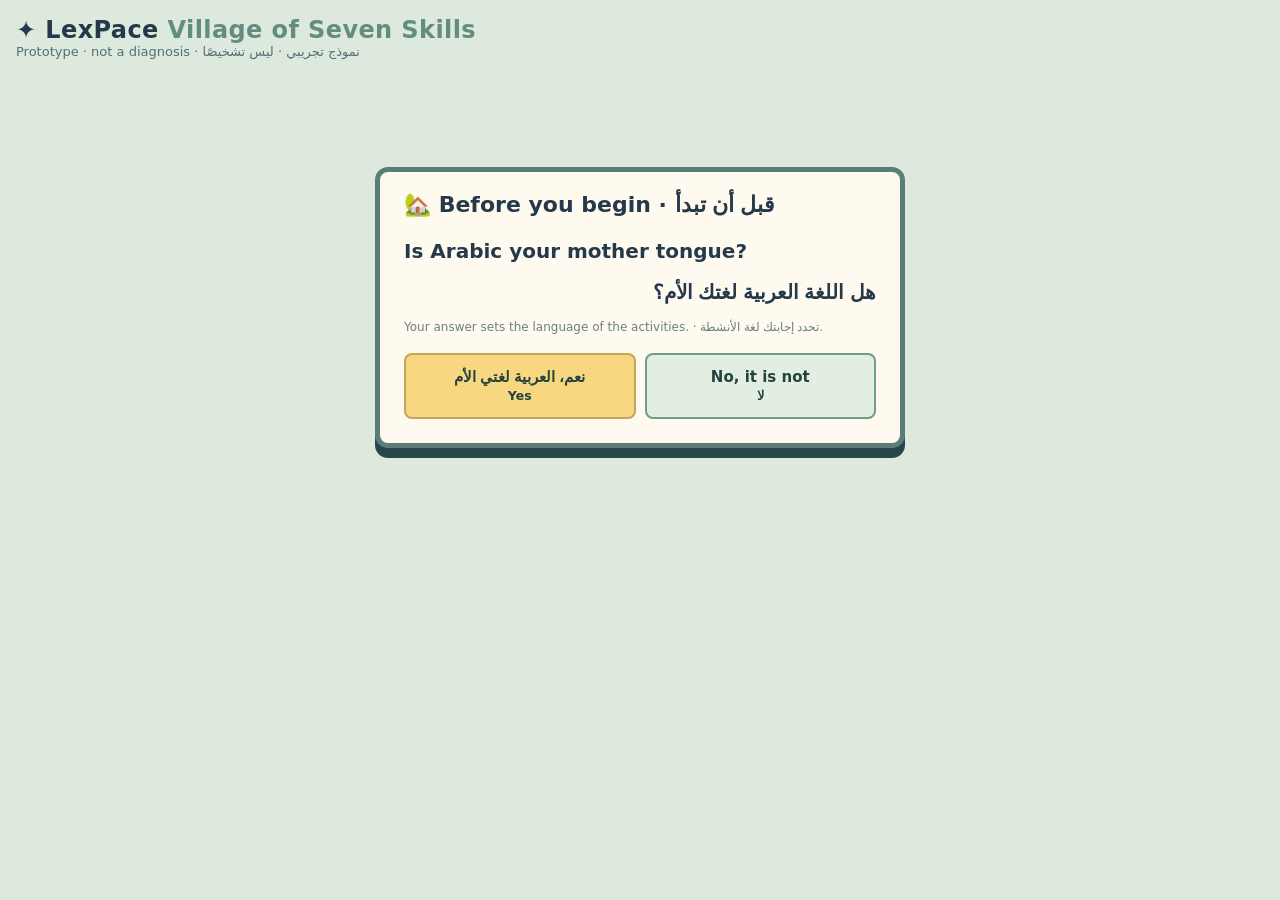
<file: village/index.html>
<!DOCTYPE html>
<html lang="en">
<head>
<meta charset="UTF-8"><meta name="viewport" content="width=device-width,initial-scale=1">
<title>LexPace | Village of Seven Skills</title>
<link rel="stylesheet" href="village/village.css">
<style>
#app .btn{padding:13px 16px;font-size:15px;cursor:pointer;font-family:inherit}
.q{font-size:20px;font-weight:800;margin:6px 0 2px}.q[lang=ar],.ar{font-family:Tahoma,Arial,"Noto Sans Arabic",sans-serif}
</style>
</head>
<body class="village"><div class="v-shell">
<header class="v-top"><div><div class="v-brand">✦ LexPace <span>Village of Seven Skills</span></div><div class="v-sub">Prototype · not a diagnosis · نموذج تجريبي · ليس تشخيصًا</div></div></header>
<!-- The first question decides the assessment language: Arabic mother tongue -> Arabic village, otherwise English. -->
<div class="panel-card lang-card" role="dialog" aria-labelledby="lang-q">
  <div class="panel-head">🏡 Before you begin · <span class="ar" lang="ar">قبل أن تبدأ</span></div>
  <section id="app" class="mission-card">
    <p class="q" id="lang-q">Is Arabic your mother tongue?</p>
    <p class="q" lang="ar" dir="rtl">هل اللغة العربية لغتك الأم؟</p>
    <p class="muted-s">Your answer sets the language of the activities. · <span class="ar" lang="ar">تحدد إجابتك لغة الأنشطة.</span></p>
    <div class="answers">
      <button class="btn" onclick="location.href='village-ar.html'"><span class="ar" lang="ar">نعم، العربية لغتي الأم</span><br><small>Yes</small></button>
      <button class="btn secondary" onclick="location.href='village-en.html'">No, it is not<br><small class="ar" lang="ar">لا</small></button>
    </div>
  </section>
</div>
</div><script src="streamlit-bridge.js"></script></body></html>
</file>
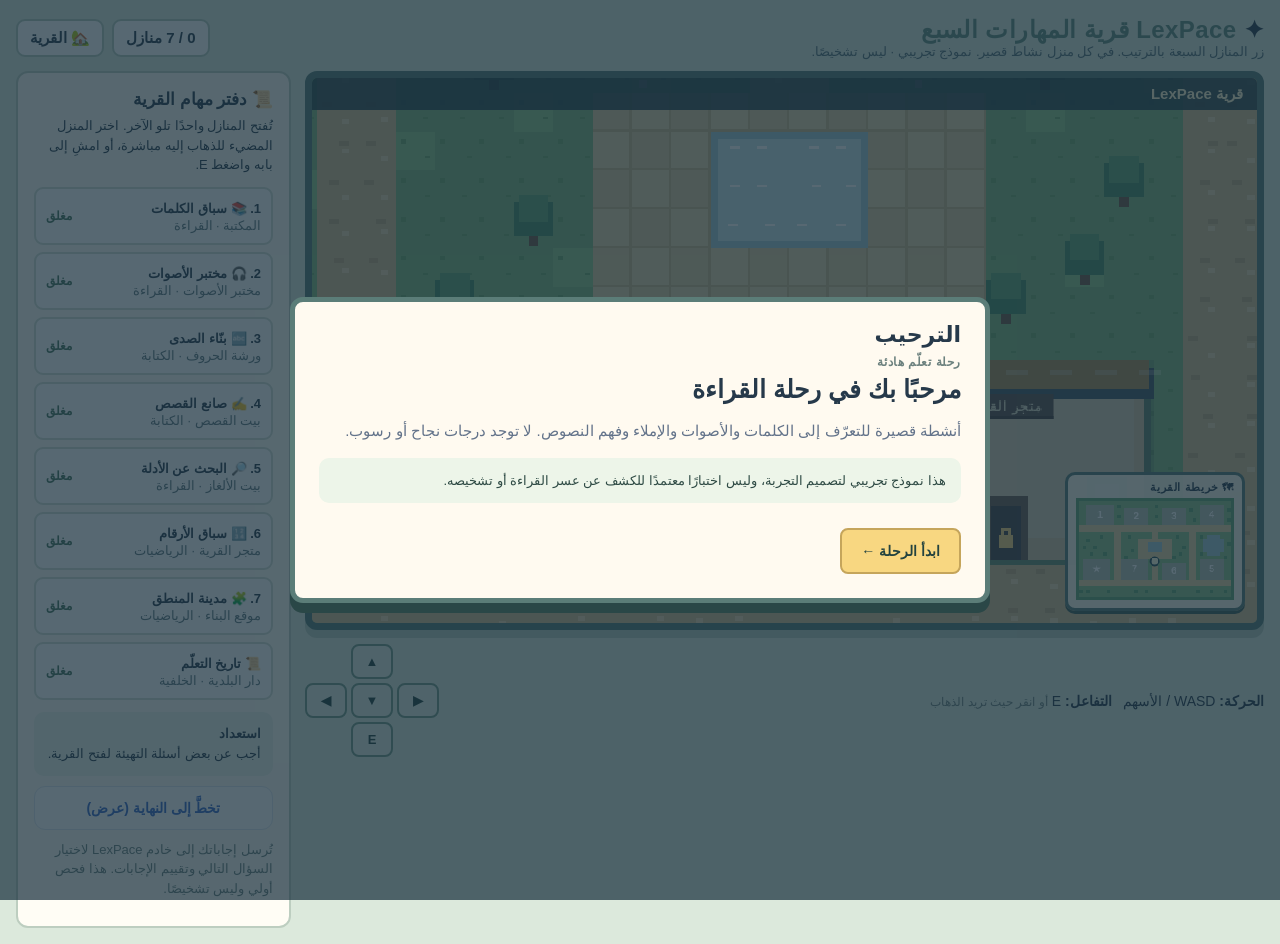
<file: village/village-ar.html>
<!DOCTYPE html>
<html lang="ar" dir="rtl">
<head>
<meta charset="UTF-8"><meta name="viewport" content="width=device-width,initial-scale=1">
<title>LexPace | قرية المهارات السبع</title>
<!-- Classic journey styles (copied from ar.html): the station panel builds on them -->
<style>
:root{--bg:#f6f8fc;--ink:#17263d;--muted:#63738a;--line:#e0e7f0;--blue:#3769c9;--pale:#eaf1ff;--white:#fff;--green:#157a62}*{box-sizing:border-box}body{margin:0;background:var(--bg);color:var(--ink);font-family:Inter,ui-sans-serif,system-ui,-apple-system,Segoe UI,sans-serif;line-height:1.5}.shell{max-width:1050px;margin:0 auto;padding:28px 22px}.top{display:flex;align-items:center;justify-content:space-between;gap:15px;margin-bottom:34px}.brand{font-size:22px;font-weight:800;letter-spacing:-.7px}.brand span{color:var(--blue)}.tag{font-size:12px;color:var(--muted);background:#fff;border:1px solid var(--line);border-radius:99px;padding:7px 12px}.layout{display:grid;grid-template-columns:230px 1fr;gap:22px}.side,.panel{background:#fff;border:1px solid var(--line);border-radius:20px}.side{padding:18px;height:max-content}.side h3{font-size:12px;text-transform:uppercase;letter-spacing:1px;color:var(--muted);margin:4px 8px 16px}.step{padding:11px 12px;border-radius:11px;font-size:14px;color:var(--muted);display:flex;align-items:center;gap:10px;margin:4px 0}.step.active{background:var(--pale);color:#234e9b;font-weight:700}.step.done{color:var(--green)}.step b{width:23px;height:23px;border-radius:50%;border:1px solid currentColor;display:grid;place-items:center;font-size:11px;flex:none}.panel{min-height:530px;padding:36px 42px}.eyebrow{color:var(--blue);font-size:12px;letter-spacing:1.1px;text-transform:uppercase;font-weight:800}.panel h1{font-size:31px;letter-spacing:-1.2px;line-height:1.2;margin:12px 0}.muted{color:var(--muted)}.lead{max-width:560px;font-size:16px}.btn{border:0;border-radius:11px;padding:13px 19px;font-weight:700;font-size:14px;cursor:pointer;background:var(--blue);color:#fff}.btn:disabled{opacity:.4;cursor:not-allowed}.btn.secondary{background:#eef2f9;color:#264a84}.btn.ghost{background:#fff;color:var(--blue);border:1px solid var(--line)}.actions{display:flex;gap:10px;align-items:center;flex-wrap:wrap;margin-top:25px}.field{margin:18px 0}.field label{font-weight:650;display:block;margin-bottom:8px;font-size:14px}.field select,.field input,.field textarea{width:100%;border:1px solid #cfd9e8;border-radius:10px;padding:12px 14px;font:inherit;color:var(--ink);background:#fff}.choices{display:grid;gap:11px;margin:22px 0}.choice{width:100%;text-align:left;padding:15px 18px;border:1px solid var(--line);background:#fff;border-radius:12px;color:var(--ink);font-size:15px;cursor:pointer;transition:.15s}.choice:hover{border-color:#9cb8ed;background:#f8faff}.choice.selected{border:2px solid var(--blue);background:#edf3ff;padding:14px 17px}.stimulus{background:#f4f7fc;border:1px solid #e3eaf4;border-radius:17px;padding:35px 18px;text-align:center;font-size:37px;font-weight:650;letter-spacing:1px;margin:26px 0}.small{font-size:12px}.progress{height:7px;background:#e8edf6;border-radius:99px;overflow:hidden;margin:15px 0 27px}.bar{height:100%;background:var(--blue);transition:width .25s}.info{background:#f1f6ff;border:1px solid #dbe8fc;padding:15px;border-radius:12px;font-size:13px;color:#345079}.pill{display:inline-block;border-radius:99px;background:#edf2fb;color:#4d6382;font-size:12px;padding:6px 11px;margin:5px 4px 0 0}.metrics{display:grid;grid-template-columns:repeat(3,1fr);gap:12px;margin:22px 0}.metric{border:1px solid var(--line);padding:16px;border-radius:12px}.metric strong{display:block;font-size:25px}.metric span{font-size:12px;color:var(--muted)}.passage{max-height:275px;overflow:auto;background:#f8fafd;border:1px solid var(--line);border-radius:13px;padding:20px;font-size:17px;line-height:1.9}.audio{background:#f2f6fd;border-radius:14px;padding:25px;text-align:center;margin:24px 0}.audio button{margin-top:8px}.toggle{display:flex;align-items:center;gap:10px;margin:15px 0;font-size:14px}.toggle input{width:18px;height:18px}.foot{color:#7a8799;font-size:12px;margin-top:25px}.hidden{display:none}@media(max-width:720px){.layout{grid-template-columns:1fr}.side{display:none}.panel{padding:24px 20px;min-height:510px}.shell{padding:16px}.panel h1{font-size:26px}.metrics{grid-template-columns:1fr 1fr}.top{margin-bottom:18px}}
body{font-family:Tahoma,Arial,"Noto Sans Arabic",sans-serif;direction:rtl} .brand{letter-spacing:0}.panel h1{letter-spacing:0}.eyebrow{letter-spacing:0}.side h3{letter-spacing:0;text-transform:none}.choice{text-align:right}.step{direction:rtl}.stimulus{letter-spacing:0}.passage{line-height:2.1}.top{direction:rtl} .field input{text-align:right} .ltr{direction:ltr;unicode-bidi:isolate;display:inline-block}
</style>
<link rel="stylesheet" href="village/village.css">
</head>
<body class="village"><div class="v-shell">
<header class="v-top"><div><div class="v-brand">✦ <span class="ltr">LexPace</span> <span>قرية المهارات السبع</span></div><div class="v-sub">زر المنازل السبعة بالترتيب. في كل منزل نشاط قصير. نموذج تجريبي · ليس تشخيصًا.</div></div><div class="v-pills"><span class="v-pill" id="count">0 / 7 منازل</span><span class="v-pill" id="where">🏡 القرية</span></div></header>
<div class="v-layout"><div>
<div class="stage">
<canvas id="world" aria-label="LexPace village"></canvas>
<div class="hud" id="hud-objective"></div>
<div class="hud" id="hud-toast" hidden></div>
<div class="hud" id="hud-prompt" hidden></div>
<div class="mini"><h3>🗺 خريطة القرية</h3><canvas id="minimap" aria-label="Minimap"></canvas></div>
<div id="wr-book" hidden aria-live="polite"><div id="wr-meta"></div><div id="wr-word"></div></div>
<div id="wr-status" hidden></div>
<div id="fade"></div>
</div>
<div class="bottom"><div><strong>الحركة:</strong> WASD / الأسهم &nbsp; <strong>التفاعل:</strong> E <span class="muted-s">أو انقر حيث تريد الذهاب</span></div><div class="dpad"><span></span><button class="vbtn" data-key="ArrowUp" aria-label="Up">▲</button><span></span><button class="vbtn" data-key="ArrowLeft" aria-label="Left">◀</button><button class="vbtn" data-key="ArrowDown" aria-label="Down">▼</button><button class="vbtn" data-key="ArrowRight" aria-label="Right">▶</button><span></span><button class="vbtn" data-key="e" aria-label="Interact">E</button><span></span></div></div>
</div>
<aside class="journal"><h2>📜 دفتر مهام القرية</h2><p>تُفتح المنازل واحدًا تلو الآخر. اختر المنزل المضيء للذهاب إليه مباشرة، أو امشِ إلى بابه واضغط E.</p><div id="missions"></div><div class="guide" id="guide"></div><p class="muted-s">تُرسل إجاباتك إلى خادم LexPace لاختيار السؤال التالي وتقييم الإجابات. هذا فحص أولي وليس تشخيصًا.</p></aside>
</div></div>
<div id="panel" hidden><div class="panel-card" role="dialog" aria-modal="true" aria-labelledby="panel-title"><div class="panel-head" id="panel-title"></div><section id="app"></section></div></div>
<script src="streamlit-bridge.js"></script>
<script src="journey-api.js"></script>
<script src="village/adapters.js"></script>
<script src="village/engine.js"></script>
<script src="village/wordrush.js"></script>
<script>
// Station code below is copied from ar.html. Only the lines marked "LexPace village" differ;
// every request to /api/screening (items, answers, finish) is built exactly as on the classic page.
const stages=['الترحيب','قبل البدء','كلمة أم لا؟','مختبر الأصوات','اسمع واكتب','التعبير الكتابي','اقرأ واستمع','تحدي الأعداد','التفكير الرياضي','تاريخ التعلّم','الملخص'];
let stage=0,trial=0,selected=null,started=0,results=[],context={},historyAnswers={},historyCodes={},passageStart=0,passageDone=false,lookbacks=0,phase=0,audioPlays=0;
// LexPace integration: items and scoring come from the backend (see journey-api.js)
LP.text={loading:'جارٍ تجهيز السؤال التالي…',error:'تعذّر الاتصال بـ LexPace. تحقّق من الاتصال ثم حاول مرة أخرى.',retry:'حاول مرة أخرى'};const LEVELS=['','سهل','متوسط','صعب'];const cur=a=>LP.cache[a+':'+trial];const elapsed=()=>Math.round(performance.now()-started);
const app=document.getElementById('app'),$=id=>document.getElementById(id),esc=s=>String(s).replace(/[&<>"']/g,c=>({'&':'&amp;','<':'&lt;','>':'&gt;','"':'&quot;',"'":'&#39;'}[c]));
const history=[['reading','هل واجهت صعوبة في تعلم القراءة خلال المرحلة الابتدائية؟'],['spelling','هل واجهت صعوبة في تعلم الإملاء أو الكتابة في طفولتك؟'],['math','هل واجهت صعوبة في تعلم الأعداد أو العمليات الحسابية الأساسية؟'],['support','إلى أي مدى احتجت إلى مساعدة دراسية إضافية في المدرسة؟'],['persistent','هل ما زالت القراءة أو الكتابة أو الرياضيات تتطلب منك جهدًا أكبر من المعتاد؟']];
let passage='',passageQuestions=[];
// LexPace village: the side navigation became the panel title and the quest journal
function nav(){panelTitle();journal()}
// LexPace village: Word Rush shows loading/errors in the library; other screens open the station panel
function show(h){if(stage===2){WordRush.status(h);return}openPanel();app.innerHTML=h;nav()}
// LexPace village: a finished station sends the player back to the village
function go(n){stopMathClock();stage=n;trial=0;selected=null;phase=0;if(n===2)closePanel();Village.onStage(n);render()}
function record(game,item,answer,correct,extra={}){results.push({game,item,answer,correct,latency_ms:Math.round(performance.now()-started),...extra})}
function timer(){started=performance.now()}
function heading(k,t,d){return `<div class="eyebrow">${k}</div><h1>${t}</h1><p class="muted lead">${d}</p>`}
function progress(n,total){return `<div class="small muted">السؤال ${n} من ${total}</div><div class="progress"><div class="bar" style="width:${100*(n-1)/total}%"></div></div>`}
function options(a){return `<div class="choices">${a.map((v,i)=>`<button class="choice ${selected===i?'selected':''}" onclick="choose(${i})">${esc(v)}</button>`).join('')}</div>`}
function choose(i){selected=i;document.querySelectorAll('.choice').forEach((b,j)=>b.classList.toggle('selected',i===j));if($('continue'))$('continue').disabled=false}
function speak(t){if(!('speechSynthesis' in window)){alert('تشغيل الصوت غير متاح في هذا المتصفح.');return}speechSynthesis.cancel();const u=new SpeechSynthesisUtterance(t);u.lang='ar-SA';u.rate=.75;const v=speechSynthesis.getVoices().find(v=>v.lang.toLowerCase().startsWith('ar'));if(v)u.voice=v;audioPlays++;speechSynthesis.speak(u)}
// LexPace village: a station only draws (and starts its timer) once the player has started it in its house
function render(){if(!Village.allowsRender(stage))return;if(stage===0){show(heading('رحلة تعلّم هادئة','مرحبًا بك في رحلة القراءة','أنشطة قصيرة للتعرّف إلى الكلمات والأصوات والإملاء وفهم النصوص. لا توجد درجات نجاح أو رسوب.')+`<div class="info">هذا نموذج تجريبي لتصميم التجربة، وليس اختبارًا معتمدًا للكشف عن عسر القراءة أو تشخيصه.</div><div class="actions"><button class="btn" onclick="go(1)">ابدأ الرحلة ←</button></div>`)}
else if(stage===1){show(heading('الخطوة ١ · التهيئة','قبل أن تبدأ','هذه المعلومات تساعدنا على فهم تجربتك اللغوية، ولا تدخل في درجة الاختبار.')+`<div class="field"><label for="first">ما لغتك الأولى؟</label><select id="first"><option value="">اختر...</option><option>العربية</option><option>الإنجليزية</option><option>الأمهرية</option><option>الأوردية</option><option>الهندية</option><option>لغة أخرى</option></select></div><div class="field"><label for="years">كم سنة درست باللغة العربية؟</label><select id="years"><option value="">اختر...</option><option>أقل من ٣ سنوات</option><option>٣–٦ سنوات</option><option>٧–١٠ سنوات</option><option>أكثر من ١٠ سنوات</option></select></div><div class="field"><label for="comfort">ما مدى راحتك في القراءة باللغة العربية؟</label><select id="comfort"><option>مرتاح جدًا</option><option>مرتاح إلى حد ما</option><option>غير مرتاح</option></select></div><label class="toggle"><input type="checkbox" id="hear"> أستطيع سماع الصوت بوضوح</label><div class="actions"><button class="btn" onclick="context={firstLanguage:$('first').value,arabicStudyYears:$('years').value,arabicComfort:$('comfort').value,hearing:$('hear').checked,assessmentLanguage:'ar'};LP.start('ar',context).then(()=>go(2),e=>LP.fail(e))">متابعة ←</button></div>`)}
// LexPace village: Word Rush. Same item request; the word appears in the opened book, then the timer starts
else if(stage===2){if(!WordRush.wantsBook())return;const t=LP.step('lexical',trial,3);if(!t)return;WordRush.openBook(t,LEVELS[t.difficulty],trial+1,LP.total('lexical'));timer()}
else if(stage===3){const t=LP.step('sound',trial,4);if(!t)return;show(heading('المحطة ٢ · الأصوات','مختبر الأصوات','استمع إلى الكلمة، ثم احذف الصوت المكتوب واختر الإجابة المسموعة.')+progress(trial+1,LP.total('sound'))+`<span class="pill">${LEVELS[t.difficulty]}</span><div class="audio"><button class="btn secondary" onclick="speak('${t.word}')">▶ استمع إلى الكلمة</button></div><div class="stimulus" style="font-size:26px">احذف الصوت <strong>/${esc(t.remove||'ب')}/</strong></div><div class="choices">${t.options.map((v,i)=>`<button class="choice ${selected===i?'selected':''}" onclick="choose(${i});speak('${v}')">▶ الإجابة ${i+1}</button>`).join('')}</div><button id="continue" class="btn" disabled onclick="submitSound()">التالي ←</button><p class="foot">الكلمة والإجابات صوتية فقط. قد يختلف نطق الأصوات عبر توليد الكلام آليًا؛ يُنصح بالتسجيلات البشرية.</p>`);timer()}
else if(stage===4){const t=LP.step('spelling',trial,5);if(!t)return;show(heading('المحطة ٣ · الإملاء','اسمع واكتب','استمع إلى الكلمة ثم اكتبها. يمكنك إعادة تشغيل الصوت.')+progress(trial+1,LP.total('spelling'))+`<span class="pill">${LEVELS[t.difficulty]}</span><div class="audio"><button class="btn secondary" onclick="speak('${t.spoken}')">▶ استمع</button></div><div class="field"><label for="spelling">اكتب الكلمة هنا</label><input id="spelling" dir="rtl" autocomplete="off" autocorrect="off" spellcheck="false" placeholder="إجابتك" onkeydown="if(event.key==='Enter')submitSpelling()"></div><button class="btn" onclick="submitSpelling()">التالي ←</button>`);timer()}
else if(stage===5){const t=LP.step('writing',0,6);if(!t)return;show(heading('المحطة ٤ · الكتابة','عبّر عن فكرتك','اكتب فقرة قصيرة بأسلوبك. يتيح النشاط ملاحظة القواعد وعلامات الترقيم وترتيب الأفكار ووضوحها.')+`<div class="field"><label for="writing">${esc(t.prompt)}</label><textarea id="writing" rows="6" maxlength="1500" placeholder="اكتب إجابتك هنا..." spellcheck="false" dir="rtl" style="width:100%;padding:14px;border:1px solid #d8e1ef;border-radius:12px;font:inherit;resize:vertical"></textarea></div><button class="btn" onclick="submitWriting()">متابعة ←</button><p class="foot">تُحفظ كتابتك وتُقيَّم من حيث القواعد وعلامات الترقيم وتنظيم الأفكار ووضوحها.</p>`);timer()}
else if(stage===6){renderPassage()}
else if(stage===7){renderMathNumber()}
else if(stage===8){renderMathReasoning()}
else if(stage===9){const q=history[trial];if(!q){go(10);return}show(heading('الخطوة الأخيرة · التاريخ الدراسي','تجربتك مع التعلّم','أسئلة اختيارية عن خبراتك السابقة. يمكنك اختيار «لا أتذكر».')+progress(trial+1,history.length)+`<h2 style="font-size:19px;margin-top:25px">${esc(q[1])}</h2>`+options(['لا توجد صعوبة','صعوبة بسيطة','صعوبة متوسطة','صعوبة كبيرة','لا أتذكر / أفضل عدم الإجابة'])+`<button id="continue" class="btn" disabled onclick="submitHistory()">التالي ←</button>`)}
else if(stage===10){if(!LP.finish(historyCodes,{passage_reading_ms:context.passageReadingMs??null}))return;const names=['كلمة أم لا؟','مختبر الأصوات','اسمع واكتب','التعبير الكتابي','اقرأ واستمع','تحدي الأعداد','التفكير الرياضي'];const byGame=names.map(g=>{const a=results.filter(r=>r.game===g&&r.correct!==null);return {g,ok:a.filter(x=>x.correct).length,n:a.length}});show(heading('اكتملت الرحلة','ملخص أنشطتك','هذه النتائج توضح الأنشطة التي أكملتها، ولا تحدد وجود صعوبة تعلّم.')+`<div class="metrics"><div class="metric"><strong>${results.length}</strong><span>استجابة مسجلة</span></div><div class="metric"><strong>${Object.keys(historyAnswers).length}</strong><span>إجابة تاريخ دراسي</span></div><div class="metric"><strong>٧</strong><span>محطات</span></div></div><div class="choices">${byGame.map(x=>`<div class="choice" style="cursor:default"><strong>${x.g}</strong><span style="float:left;color:#63738a">${x.n?x.ok+' / '+x.n:'مكتمل'}</span></div>`).join('')}</div>${resultBox()}<div class="actions"><button class="btn" onclick="download()">تصدير بيانات الجلسة JSON ↓</button><button class="btn ghost" onclick="reset()">البدء من جديد</button></div>`)} }
// LexPace integration: answers are evaluated on the server; the next item adapts to them
async function submitWord(){const t=cur('lexical'),ms=elapsed(),r=await LP.answer(t,{response:selected,latency_ms:ms});if(!r)return;record('كلمة أم لا؟',t.stimulus,selected===0?'حقيقية':'مبتكرة',r.correct,{level:LEVELS[t.difficulty],latency_ms:ms});trial++;selected=null;render()}
async function submitSound(){const t=cur('sound'),ms=elapsed(),r=await LP.answer(t,{response:selected,latency_ms:ms,audio_plays:audioPlays});if(!r)return;record('مختبر الأصوات',t.word,t.options[selected],r.correct,{level:LEVELS[t.difficulty],audioPlays,latency_ms:ms});audioPlays=0;trial++;selected=null;render()}
async function submitSpelling(){const t=cur('spelling'),v=$('spelling').value.trim();if(!v)return;const ms=elapsed(),r=await LP.answer(t,{response:v,latency_ms:ms,audio_plays:audioPlays});if(!r)return;record('اسمع واكتب',t.spoken,v,r.correct,{level:LEVELS[t.difficulty],audioPlays,latency_ms:ms});audioPlays=0;trial++;render()}
async function submitWriting(){const v=$('writing').value.trim();if(!v){alert('يرجى كتابة إجابة قصيرة.');return}const t=cur('writing')||LP.cache['writing:0'],ms=elapsed(),r=await LP.answer(t,{response:v,latency_ms:ms});if(!r)return;record('التعبير الكتابي','فقرة عن مساحة الدراسة',v,null,{characters:v.length,words:v.split(/\s+/).length,latency_ms:ms});go(6)}
function resultBox(){const c=(LP.final||{}).classification||{};if(c.status!=='ok')return `<div class="info">${c.status==='model_not_connected'?'حُفظت إجاباتك. ستظهر نتائج الفحص هنا بعد ربط نموذج الفحص المُدرَّب.':'حُفظت إجاباتك، لكن تعذّر حساب النتائج الآن.'}</div>`;const names={reading:'دعم القراءة',writing:'دعم الكتابة',math:'دعم الحساب'};return `<div class="info">${Object.keys(names).map(k=>`<div><strong>${names[k]}:</strong> ${c.outputs&&c.outputs[k]&&c.outputs[k].positive?'مقترح':'غير مطلوب'}</div>`).join('')}<div class="small" style="margin-top:8px">هذا فحص أولي وليس تشخيصًا.</div></div>`}
function renderPassage(){const P=LP.step('comprehension',0,7);if(!P)return;passage=P.passage;passageQuestions=P.questions.map(q=>({q:q.question,opts:q.options}));if(!passageDone){show(heading('المحطة ٥ · الفهم','اقرأ واستمع','اقرأ النص بالسرعة المريحة لك، ثم أجب عن الأسئلة.')+`<div class="passage">${esc(passage)}</div><div class="actions"><button class="btn" onclick="passageDone=true;context.passageReadingMs=Math.round(performance.now()-passageStart);trial=0;render()">انتهيت من القراءة ←</button></div>`);if(!passageStart)passageStart=performance.now();return}const t=passageQuestions[trial];if(!t){go(7);return}show(heading('المحطة ٥ · الفهم','أسئلة النص','اختر الإجابة بناءً على ما قرأته.')+progress(trial+1,passageQuestions.length)+`<h2 style="font-size:19px">${esc(t.q)}</h2>`+options(t.opts)+`<div class="actions"><button class="btn secondary" onclick="lookbacks++;alert(passage)">العودة إلى النص</button><button id="continue" class="btn" disabled onclick="submitPassage()">التالي ←</button></div>`);timer()}
async function submitPassage(){const t=passageQuestions[trial],ms=elapsed(),r=await LP.answer(LP.cache['comprehension:0'],{response:selected,question_index:trial,latency_ms:ms,lookbacks});if(!r)return;record('اقرأ واستمع',t.q,t.opts[selected],r.correct,{lookbacks,latency_ms:ms});trial++;selected=null;render()}
function submitHistory(){const q=history[trial];historyCodes[q[0]]=selected<4?selected:null;historyAnswers[q[0]]=['لا توجد صعوبة','صعوبة بسيطة','صعوبة متوسطة','صعوبة كبيرة','لا أتذكر / أفضل عدم الإجابة'][selected];trial++;selected=null;render()}
let mathClock=null,mathDeadline=0,mathLocked=false;
function stopMathClock(){if(mathClock!==null){clearInterval(mathClock);mathClock=null}}
function mathLimit(t,reasoning){return reasoning?40:(t.skill==='number_sense'?8:t.skill==='number_fact'?10:25)}
function beginMathClock(seconds,submit){stopMathClock();mathLocked=false;mathDeadline=performance.now()+seconds*1000;const update=()=>{const remaining=Math.max(0,Math.ceil((mathDeadline-performance.now())/1000));const el=$('math-clock');if(el)el.textContent=remaining;if(remaining===0){stopMathClock();if(!mathLocked)submit(true)}};update();mathClock=setInterval(update,100)}
function mathSelect(i,reasoning){if(mathLocked)return;selected=i;if(reasoning)submitMathReasoning(false);else submitMathNumber(false)}
function renderMathNumber(){const t=LP.step('number',trial,8);if(!t)return;const limit=t.time_limit_s||mathLimit(t,false);show(heading('المحطة ٦ · الرياضيات','تحدي الأعداد','اختر الإجابة قبل انتهاء الوقت. تبدأ الأسئلة من لحظة ظهورها.')+progress(trial+1,LP.total('number'))+`<div class="pill">الوقت المتبقي: <strong id="math-clock">${limit}</strong> ثانية</div><h2>${esc(t.question)}</h2><div class="choices">${t.options.map((v,i)=>`<button class="choice" onclick="mathSelect(${i},false)">${esc(v)}</button>`).join('')}</div><p class="foot">تُحفظ الإجابة فور اختيارها، ويُسجّل انتهاء الوقت بشكل منفصل.</p>`);timer();beginMathClock(limit,submitMathNumber)}
async function submitMathNumber(timeout=false){if(mathLocked)return;mathLocked=true;stopMathClock();const t=cur('number'),ms=elapsed(),r=await LP.answer(t,{response:timeout?null:selected,latency_ms:ms,timeout});if(!r)return;record('تحدي الأعداد',t.question,timeout?null:t.options[selected],r.correct,{skill:t.skill,timeout:r.timeout,time_limit_s:t.time_limit_s,latency_ms:ms});trial++;selected=null;render()}
function renderMathReasoning(){const t=LP.step('reasoning',trial,9);if(!t)return;const limit=t.time_limit_s||mathLimit(t,true);show(heading('المحطة ٧ · الرياضيات','التفكير الرياضي','اختر الإجابة قبل انتهاء الوقت.')+progress(trial+1,LP.total('reasoning'))+`<div class="pill">الوقت المتبقي: <strong id="math-clock">${limit}</strong> ثانية</div><h2>${esc(t.question)}</h2><div class="choices">${t.options.map((v,i)=>`<button class="choice" onclick="mathSelect(${i},true)">${esc(v)}</button>`).join('')}</div><p class="foot">تُحفظ الإجابة فور اختيارها، ويُسجّل انتهاء الوقت بشكل منفصل.</p>`);timer();beginMathClock(limit,submitMathReasoning)}
async function submitMathReasoning(timeout=false){if(mathLocked)return;mathLocked=true;stopMathClock();const t=cur('reasoning'),ms=elapsed(),r=await LP.answer(t,{response:timeout?null:selected,latency_ms:ms,timeout});if(!r)return;record('التفكير الرياضي',t.question,timeout?null:t.options[selected],r.correct,{timeout:r.timeout,time_limit_s:t.time_limit_s,latency_ms:ms});trial++;selected=null;render()}
// LexPace village: the export also carries the separate gameplay log
function download(){const payload={prototype:true,assessmentLanguage:'ar',created_at:new Date().toISOString(),context,historyAnswers,results,screening:LP.final,gameplay:Village.gameplay};const blob=new Blob([JSON.stringify(payload,null,2)],{type:'application/json'});const a=document.createElement('a');a.href=URL.createObjectURL(blob);a.download='lexpace_arabic_demo_session.json';a.click();setTimeout(()=>URL.revokeObjectURL(a.href),1000)}
// LexPace village: restarting also resets the village, so reload the page
function reset(){location.reload()}

// ---------------------------------------------------------------- LexPace village: wiring
const panel=$('panel'),VT={houses:' / 7 منازل',village:'🏡 القرية',done:'✓ تم',here:'أنت هنا',enter:'ادخل ←',locked:'مغلق',ready:'<strong>استعداد</strong><br>أجب عن بعض أسئلة التهيئة لفتح القرية.',inside:n=>'<strong>أنت في '+n+'</strong><br>أكمل النشاط هنا ثم اخرج.',nextStop:n=>'<strong>المحطة التالية: '+n+'</strong><br>انقر عليها أعلاه للذهاب مباشرة، أو اتبع السهم على الخريطة.',all:'<strong>🎉 اكتملت القرية!</strong><br>أنهيت جميع المحطات.',mission:'المهمة:',start:'ابدأ المهمة',back:'العودة إلى القرية',houseOf:i=>i<7?'المنزل '+i+' من 7 · جاهز للعب':'المحطة الأخيرة · جاهز',challenges:n=>'عدد التحديات: '+n+'.',writingNote:'مهمة كتابة واحدة، بلا وقت محدد.',passageNote:'نص قصير للقراءة، ثم أسئلة عنه.',historyNote:n=>'عدد الأسئلة الاختيارية: '+n+'.',timed:'مؤقّت: يبدأ الوقت عند ظهور كل سؤال.',restored:n=>'✨ أنجزت مهمة '+n+'!',finished:(g,n)=>'أنهيت '+g+'. محطتك التالية: <strong>'+n+'</strong>.',visit:n=>'زيارة '+n,hist:history},GOALS={"3": "فقدت آلة مختبر الأصوات بعض أصواتها. ساعد المهندس على اختبارها كلمةً بعد كلمة.", "4": "تصنع ورشة الحروف لافتات القرية. استمع إلى كل كلمة واكتبها لصانعي اللافتات.", "5": "يحتاج الراوي إلى مساعدتك في كتابة نص لسجل القرية. اكتبه على المكتب بأسلوبك.", "6": "تُركت رسالة في بيت الألغاز. اقرأها بعناية، ثم أجب عن أسئلة المحقق.", "7": "صاحب المتجر مشغول بطلبات سريعة. أجب عن كل طلب قبل انتهاء الوقت.", "8": "يحتاج البنّاؤون إلى بعض الحسابات لإكمال الموقع. لكل مسألة وقت محدد.", "9": "يودّ موظف البلدية أن يعرف عن تجربتك مع التعلّم. هذه الأسئلة اختيارية."};
const ACT={3:'sound',4:'spelling',5:'writing',6:'comprehension',7:'number',8:'reasoning'};
function openPanel(){panel.hidden=false}
function closePanel(){panel.hidden=true;app.innerHTML=''}
function panelTitle(){const s=Village.scene,h=s&&s.house;$('panel-title').textContent=h?h.icon+' '+h.name:(stages[stage]||'')}
function journal(){const done=Village.HOUSES.filter(h=>h.stage<9&&Village.houseState(h)==='done').length;$('count').textContent=done+VT.houses;const s=Village.scene,inside=s&&s.house;$('where').textContent=inside?inside.icon+' '+inside.name:VT.village;$('missions').innerHTML=Village.HOUSES.map((h,i)=>{const st=Village.houseState(h);return `<button class="mission ${st}" ${st==='current'&&stage>=2&&!inside?'':'disabled'} onclick="Village.travelTo('${h.id}')"><span><strong>${i<7?(i+1)+'. ':''}${h.icon} ${esc(h.game)}</strong><small>${esc(h.name)} · ${h.domain}</small></span><span class="t">${st==='done'?VT.done:st==='current'?(inside?VT.here:VT.enter):VT.locked}</span></button>`}).join('');const next=Village.HOUSES.find(h=>Village.houseState(h)==='current');$('guide').innerHTML=stage<2?VT.ready:next?(inside?VT.inside(esc(inside.name)):VT.nextStop(esc(next.name))):VT.all}
// On entering a house: its mission card (village reference format). The station starts only on "Start mission".
function missionCard(h){const i=Village.HOUSES.indexOf(h)+1,a=ACT[h.stage];const what=h.stage===5?VT.writingNote:h.stage===6?VT.passageNote:h.stage===9?VT.historyNote(VT.hist.length):VT.challenges(LP.total(a));
  openPanel();$('panel-title').textContent=h.icon+' '+h.name;
  app.innerHTML=`<div class="mission-card"><p>${esc(GOALS[h.stage])}</p><p><strong>${VT.mission}</strong> ${esc(h.game)}</p><p>${what}${h.stage===7||h.stage===8?'<br>'+VT.timed:''}</p><div class="answers"><button class="btn" id="mission-start">${VT.start}</button><button class="btn secondary" id="mission-back">${VT.back}</button></div><div class="status">${VT.houseOf(i)}</div></div>`;
  $('mission-start').onclick=()=>{Village.startMission(h.stage);render()};
  $('mission-back').onclick=()=>{closePanel();Village.toVillage()};$('mission-start').focus()}
// On finishing a house: the "restored" card with a shortcut to the next house.
function completedCard(h,next){if(!next)return;openPanel();$('panel-title').textContent=VT.restored(h.name);
  app.innerHTML=`<div class="mission-card"><p>${VT.finished(esc(h.game),esc(next.name))}</p><div class="answers"><button class="btn" id="visit-next">${esc(VT.visit(next.name))}</button><button class="btn secondary" id="mission-back">${VT.back}</button></div></div>`;
  $('visit-next').onclick=()=>{closePanel();Village.travelTo(next.id)};$('mission-back').onclick=closePanel;$('visit-next').focus()}
Village.init({getStage:()=>stage,panelOpen:()=>!panel.hidden,openPanel:missionCard,closePanel,completed:completedCard,onChange:journal});
WordRush.attach({progress:()=>({trial,total:LP.total('lexical')}),render:()=>render(),finished:()=>go(3),
  // a shelf becomes the classic answer index, then the classic submitWord() records it unchanged
  submit:async shelf=>{selected=GameAdapters.WordRush.toResponse(shelf);const before=trial;await submitWord();return trial>before}});
document.querySelectorAll('.dpad [data-key]').forEach(b=>{const k=b.dataset.key;b.addEventListener('pointerdown',e=>{e.preventDefault();Village.press(k)});['pointerup','pointerleave','pointercancel'].forEach(ev=>b.addEventListener(ev,()=>Village.keys.delete(k)))});
render();
</script></body></html>
</file>
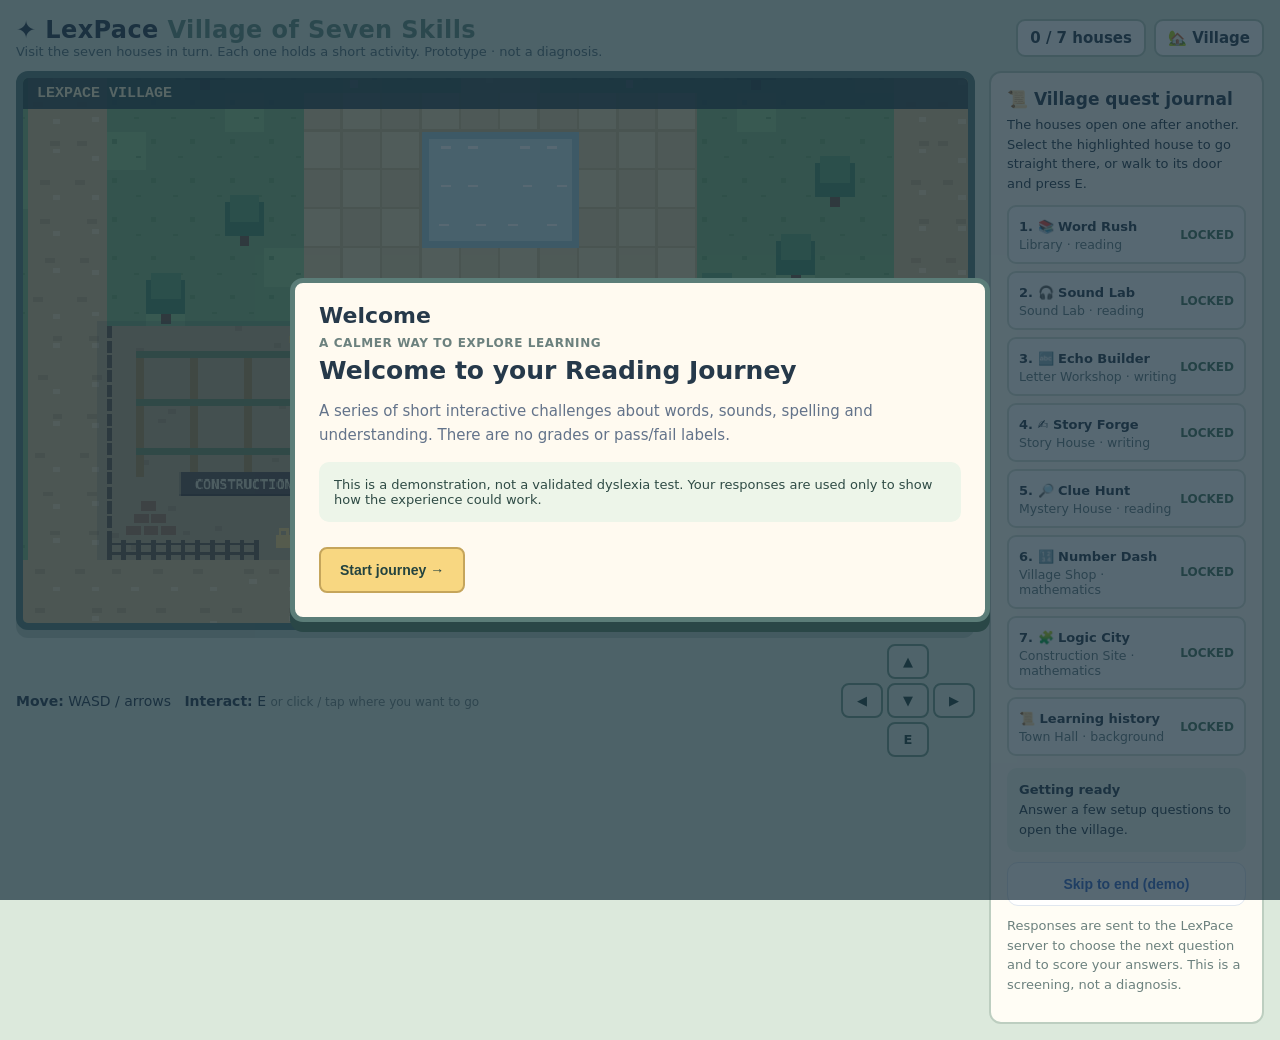
<file: village/village-en.html>
<!DOCTYPE html>
<html lang="en">
<head>
<meta charset="UTF-8"><meta name="viewport" content="width=device-width,initial-scale=1">
<title>LexPace | Village of Seven Skills</title>
<!-- Classic journey styles (copied from en.html): the station panel builds on them -->
<style>
:root{--bg:#f6f8fc;--ink:#17263d;--muted:#63738a;--line:#e0e7f0;--blue:#3769c9;--pale:#eaf1ff;--white:#fff;--green:#157a62}*{box-sizing:border-box}body{margin:0;background:var(--bg);color:var(--ink);font-family:Inter,ui-sans-serif,system-ui,-apple-system,Segoe UI,sans-serif;line-height:1.5}.shell{max-width:1050px;margin:0 auto;padding:28px 22px}.top{display:flex;align-items:center;justify-content:space-between;gap:15px;margin-bottom:34px}.brand{font-size:22px;font-weight:800;letter-spacing:-.7px}.brand span{color:var(--blue)}.tag{font-size:12px;color:var(--muted);background:#fff;border:1px solid var(--line);border-radius:99px;padding:7px 12px}.layout{display:grid;grid-template-columns:230px 1fr;gap:22px}.side,.panel{background:#fff;border:1px solid var(--line);border-radius:20px}.side{padding:18px;height:max-content}.side h3{font-size:12px;text-transform:uppercase;letter-spacing:1px;color:var(--muted);margin:4px 8px 16px}.step{padding:11px 12px;border-radius:11px;font-size:14px;color:var(--muted);display:flex;align-items:center;gap:10px;margin:4px 0}.step.active{background:var(--pale);color:#234e9b;font-weight:700}.step.done{color:var(--green)}.step b{width:23px;height:23px;border-radius:50%;border:1px solid currentColor;display:grid;place-items:center;font-size:11px;flex:none}.panel{min-height:530px;padding:36px 42px}.eyebrow{color:var(--blue);font-size:12px;letter-spacing:1.1px;text-transform:uppercase;font-weight:800}.panel h1{font-size:31px;letter-spacing:-1.2px;line-height:1.2;margin:12px 0}.muted{color:var(--muted)}.lead{max-width:560px;font-size:16px}.btn{border:0;border-radius:11px;padding:13px 19px;font-weight:700;font-size:14px;cursor:pointer;background:var(--blue);color:#fff}.btn:disabled{opacity:.4;cursor:not-allowed}.btn.secondary{background:#eef2f9;color:#264a84}.btn.ghost{background:#fff;color:var(--blue);border:1px solid var(--line)}.actions{display:flex;gap:10px;align-items:center;flex-wrap:wrap;margin-top:25px}.field{margin:18px 0}.field label{font-weight:650;display:block;margin-bottom:8px;font-size:14px}.field select,.field input,.field textarea{width:100%;border:1px solid #cfd9e8;border-radius:10px;padding:12px 14px;font:inherit;color:var(--ink);background:#fff}.choices{display:grid;gap:11px;margin:22px 0}.choice{width:100%;text-align:left;padding:15px 18px;border:1px solid var(--line);background:#fff;border-radius:12px;color:var(--ink);font-size:15px;cursor:pointer;transition:.15s}.choice:hover{border-color:#9cb8ed;background:#f8faff}.choice.selected{border:2px solid var(--blue);background:#edf3ff;padding:14px 17px}.stimulus{background:#f4f7fc;border:1px solid #e3eaf4;border-radius:17px;padding:35px 18px;text-align:center;font-size:37px;font-weight:650;letter-spacing:1px;margin:26px 0}.small{font-size:12px}.progress{height:7px;background:#e8edf6;border-radius:99px;overflow:hidden;margin:15px 0 27px}.bar{height:100%;background:var(--blue);transition:width .25s}.info{background:#f1f6ff;border:1px solid #dbe8fc;padding:15px;border-radius:12px;font-size:13px;color:#345079}.pill{display:inline-block;border-radius:99px;background:#edf2fb;color:#4d6382;font-size:12px;padding:6px 11px;margin:5px 4px 0 0}.metrics{display:grid;grid-template-columns:repeat(3,1fr);gap:12px;margin:22px 0}.metric{border:1px solid var(--line);padding:16px;border-radius:12px}.metric strong{display:block;font-size:25px}.metric span{font-size:12px;color:var(--muted)}.passage{max-height:275px;overflow:auto;background:#f8fafd;border:1px solid var(--line);border-radius:13px;padding:20px;font-size:17px;line-height:1.9}.audio{background:#f2f6fd;border-radius:14px;padding:25px;text-align:center;margin:24px 0}.audio button{margin-top:8px}.toggle{display:flex;align-items:center;gap:10px;margin:15px 0;font-size:14px}.toggle input{width:18px;height:18px}.foot{color:#7a8799;font-size:12px;margin-top:25px}.hidden{display:none}@media(max-width:720px){.layout{grid-template-columns:1fr}.side{display:none}.panel{padding:24px 20px;min-height:510px}.shell{padding:16px}.panel h1{font-size:26px}.metrics{grid-template-columns:1fr 1fr}.top{margin-bottom:18px}}
</style>
<link rel="stylesheet" href="village/village.css">
</head>
<body class="village"><div class="v-shell">
<header class="v-top"><div><div class="v-brand">✦ LexPace <span>Village of Seven Skills</span></div><div class="v-sub">Visit the seven houses in turn. Each one holds a short activity. Prototype · not a diagnosis.</div></div><div class="v-pills"><span class="v-pill" id="count">0 / 7 houses</span><span class="v-pill" id="where">🏡 Village</span></div></header>
<div class="v-layout"><div>
<div class="stage">
<canvas id="world" aria-label="LexPace village"></canvas>
<div class="hud" id="hud-objective"></div>
<div class="hud" id="hud-toast" hidden></div>
<div class="hud" id="hud-prompt" hidden></div>
<div class="mini"><h3>🗺 VILLAGE MAP</h3><canvas id="minimap" aria-label="Minimap"></canvas></div>
<div id="wr-book" hidden aria-live="polite"><div id="wr-meta"></div><div id="wr-word"></div></div>
<div id="wr-status" hidden></div>
<div id="fade"></div>
</div>
<div class="bottom"><div><strong>Move:</strong> WASD / arrows &nbsp; <strong>Interact:</strong> E <span class="muted-s">or click / tap where you want to go</span></div><div class="dpad"><span></span><button class="vbtn" data-key="ArrowUp" aria-label="Up">▲</button><span></span><button class="vbtn" data-key="ArrowLeft" aria-label="Left">◀</button><button class="vbtn" data-key="ArrowDown" aria-label="Down">▼</button><button class="vbtn" data-key="ArrowRight" aria-label="Right">▶</button><span></span><button class="vbtn" data-key="e" aria-label="Interact">E</button><span></span></div></div>
</div>
<aside class="journal"><h2>📜 Village quest journal</h2><p>The houses open one after another. Select the highlighted house to go straight there, or walk to its door and press E.</p><div id="missions"></div><div class="guide" id="guide"></div><p class="muted-s">Responses are sent to the LexPace server to choose the next question and to score your answers. This is a screening, not a diagnosis.</p></aside>
</div></div>
<div id="panel" hidden><div class="panel-card" role="dialog" aria-modal="true" aria-labelledby="panel-title"><div class="panel-head" id="panel-title"></div><section id="app"></section></div></div>
<script src="streamlit-bridge.js"></script>
<script src="journey-api.js"></script>
<script src="village/adapters.js"></script>
<script src="village/engine.js"></script>
<script src="village/wordrush.js"></script>
<script>
// Station code below is copied from en.html. Only the lines marked "LexPace village" differ;
// every request to /api/screening (items, answers, finish) is built exactly as on the classic page.
const stages=['Welcome','Before you start','Real or Not?','Sound Lab','Echo','Express Your Idea','Read & Listen','Number Challenge','Math Reasoning','Learning history','Summary'];let stage=0,trial=0,selected=null,started=0,results=[],context={},historyAnswers={},historyCodes={},passageStart=0,passageDone=false,lookbacks=0,phase=0,audioPlays=0;const app=document.getElementById('app');
// LexPace integration: items and scoring come from the backend (see journey-api.js)
LP.text={loading:'Preparing your next question…',error:'We could not reach LexPace. Check your connection and try again.',retry:'Try again'};const LEVELS=['','Easy','Medium','Hard'];const cur=a=>LP.cache[a+':'+trial];const elapsed=()=>Math.round(performance.now()-started);const $=id=>document.getElementById(id);const esc=s=>String(s).replace(/[&<>"']/g,c=>({'&':'&amp;','<':'&lt;','>':'&gt;','"':'&quot;',"'":'&#39;'}[c]));
const mathHistory=[['reading','When you were in elementary school, how difficult was learning to read?'],['spelling','How difficult was learning to spell when you were younger?'],['math','Did you have difficulty learning basic number concepts or arithmetic?'],['support','How much extra academic help did you need during school?'],['persistent','Do reading, writing, or math tasks still require unusually high effort for you?']];
// LexPace village: the side navigation became the panel title and the quest journal
function nav(){panelTitle();journal()}
// LexPace village: Word Rush shows loading/errors in the library; other screens open the station panel
function show(html){if(stage===2){WordRush.status(html);return}openPanel();app.innerHTML=html;nav()}
// LexPace village: a finished station sends the player back to the village
function go(n){stopMathClock();stage=n;trial=0;selected=null;phase=0;if(n===2)closePanel();Village.onStage(n);render()}
function record(game,item,answer,correct,extra={}){results.push({game,item,answer,correct,latency_ms:Math.round(performance.now()-started),...extra})}
function startTimer(){started=performance.now()}
function heading(label,title,description){return `<div class="eyebrow">${label}</div><h1>${title}</h1><p class="muted lead">${description}</p>`}
function progress(n,total){return `<div class="small muted">Challenge ${n} of ${total}</div><div class="progress"><div class="bar" style="width:${100*(n-1)/total}%"></div></div>`}
function options(arr){return `<div class="choices">${arr.map((v,i)=>`<button class="choice ${selected===i?'selected':''}" onclick="choose(${i})">${esc(v)}</button>`).join('')}</div>`}
function choose(i){selected=i;document.querySelectorAll('.choice').forEach((b,j)=>b.classList.toggle('selected',i===j));let btn=$('continue');if(btn)btn.disabled=false}
function speak(text){if(!('speechSynthesis' in window)){alert('Speech playback is unavailable in this browser.');return}speechSynthesis.cancel();const u=new SpeechSynthesisUtterance(text);u.lang='en-US';u.rate=.78;audioPlays++;speechSynthesis.speak(u)}
// LexPace village: a station only draws (and starts its timer) once the player has started it in its house
function render(){if(!Village.allowsRender(stage))return;if(stage===0){show(heading('A calmer way to explore learning','Welcome to your Reading Journey','A series of short interactive challenges about words, sounds, spelling and understanding. There are no grades or pass/fail labels.')+`<div class="info">This is a demonstration, not a validated dyslexia test. Your responses are used only to show how the experience could work.</div><div class="actions"><button class="btn" onclick="go(1)">Start journey →</button></div>`)}
else if(stage===1){show(heading('Step 01 · Setup','Before you start','A few details help us interpret the activities fairly.')+`<div class="field"><label for="language">First language</label><select id="language"><option value="">Select...</option><option>Arabic</option><option>English</option><option>Amharic</option><option>Hindi</option><option>Urdu</option><option>Other</option></select></div><div class="field"><label for="years">Years studying in English</label><select id="years"><option value="">Select...</option><option>Less than 3</option><option>3–6</option><option>7–10</option><option>More than 10</option></select></div><label class="toggle"><input id="hear" type="checkbox"> I can hear audio clearly</label><div class="actions"><button class="btn" onclick="context={language:$('language').value,englishYears:$('years').value,hearing:$('hear').checked};LP.start('en',context).then(()=>go(2),e=>LP.fail(e))">Continue →</button></div>`)}
// LexPace village: Word Rush. Same item request; the word appears in the opened book, then the timer starts
else if(stage===2){if(!WordRush.wantsBook())return;const t=LP.step('lexical',trial,3);if(!t)return;WordRush.openBook(t,LEVELS[t.difficulty],trial+1,LP.total('lexical'));startTimer()}
else if(stage===3){const t=LP.step('sound',trial,4);if(!t)return;show(heading('Station 02 · Sounds','Sound Lab','Listen to the word, remove the written sound, and choose the spoken answer.')+progress(trial+1,LP.total('sound'))+`<span class="pill">${LEVELS[t.difficulty]}</span><div class="audio"><button class="btn secondary" onclick="speak('${t.word}')">▶ Play original word</button></div><div class="stimulus" style="font-size:26px">Remove the sound <strong>/${esc(t.remove)}/</strong></div><div class="choices">${t.options.map((v,i)=>`<button class="choice ${selected===i?'selected':''}" onclick="choose(${i});speak('${v}')">▶ Answer ${i+1}</button>`).join('')}</div><button id="continue" class="btn" disabled onclick="submitSound()">Next →</button><p class="foot">Original word and answers are audio-only. Browser speech may mispronounce invented words; recorded audio is recommended.</p>`);startTimer()}
else if(stage===4){const t=LP.step('spelling',trial,5);if(!t)return;show(heading('Station 03 · Writing','Echo','Listen to the word and type what you heard. You can replay the audio.')+progress(trial+1,LP.total('spelling'))+`<span class="pill">${LEVELS[t.difficulty]}</span><div class="audio"><button class="btn secondary" onclick="speak('${t.spoken}')">▶ Play word</button></div><div class="field"><label for="spelling">Your spelling</label><input id="spelling" autocomplete="off" autocapitalize="off" spellcheck="false" placeholder="Type the word here" onkeydown="if(event.key==='Enter')submitSpelling()"></div><button class="btn" onclick="submitSpelling()">Next →</button>`);startTimer()}
else if(stage===5){const t=LP.step('writing',0,6);if(!t)return;show(heading('Station 04 · Written expression','Express Your Idea','Write a short response in your own words. This activity looks at grammar, punctuation, clarity, and organization.')+`<div class="field"><label for="writing">${esc(t.prompt)}</label><textarea id="writing" rows="6" maxlength="1500" placeholder="Write your response here..." spellcheck="false" style="width:100%;padding:14px;border:1px solid #d8e1ef;border-radius:12px;font:inherit;resize:vertical"></textarea></div><button class="btn" onclick="submitWriting()">Continue →</button><p class="foot">Your writing is saved and scored on grammar, punctuation, organization and clarity.</p>`);startTimer()}
else if(stage===6){renderPassage()}
else if(stage===7){renderMathNumber()}
else if(stage===8){renderMathReasoning()}
else if(stage===9){const q=mathHistory[trial];if(!q){go(10);return}show(heading('Final step · Learning history','A little about your experience','These questions are optional. Choose “Not sure” if you do not remember.')+progress(trial+1,mathHistory.length)+`<h2 style="font-size:19px;margin-top:25px">${esc(q[1])}</h2>`+options(['No difficulty','A little difficulty','Some difficulty','A lot of difficulty','Not sure / prefer not to say'])+`<button class="btn" id="continue" disabled onclick="submitHistory()">Next →</button>`)}
else if(stage===10){if(!LP.finish(historyCodes,{passage_reading_ms:context.passageReadingMs??null}))return;const byGame=['Real or Not?','Sound Lab','Echo','Express Your Idea','Read & Listen','Number Challenge','Math Reasoning'].map(g=>{const a=results.filter(r=>r.game===g&&r.correct!==null);return {g,ok:a.filter(x=>x.correct).length,n:a.length}});show(heading('Journey complete','Your activity summary','This shows what you completed, not whether you have a learning disability.')+`<div class="metrics"><div class="metric"><strong>${results.length}</strong><span>Recorded activities</span></div><div class="metric"><strong>${Object.keys(historyAnswers).length}</strong><span>History responses</span></div><div class="metric"><strong>7</strong><span>Stations explored</span></div></div><div class="choices">${byGame.map(x=>`<div class="choice" style="cursor:default"><strong>${x.g}</strong><span style="float:right;color:#63738a">${x.n?x.ok+'/'+x.n+' correct':'Completed'}</span></div>`).join('')}</div>${resultBox()}<div class="actions"><button class="btn" onclick="download()">Export session JSON ↓</button><button class="btn ghost" onclick="reset()">Restart</button></div>`)} }
// LexPace integration: answers are evaluated on the server; the next item adapts to them
async function submitWord(){const t=cur('lexical'),ms=elapsed(),r=await LP.answer(t,{response:selected,latency_ms:ms});if(!r)return;record('Real or Not?',t.stimulus,['Real word','Made-up word'][selected],r.correct,{level:LEVELS[t.difficulty],latency_ms:ms});trial++;selected=null;render()}
async function submitSound(){const t=cur('sound'),ms=elapsed(),r=await LP.answer(t,{response:selected,latency_ms:ms,audio_plays:audioPlays});if(!r)return;record('Sound Lab',t.word,t.options[selected],r.correct,{level:LEVELS[t.difficulty],latency_ms:ms,audioPlays});audioPlays=0;trial++;selected=null;render()}
async function submitSpelling(){const t=cur('spelling'),v=$('spelling').value.trim().toLowerCase();if(!v)return;const ms=elapsed(),r=await LP.answer(t,{response:v,latency_ms:ms,audio_plays:audioPlays});if(!r)return;record('Echo',t.spoken,v,r.correct,{level:LEVELS[t.difficulty],latency_ms:ms,audioPlays});audioPlays=0;trial++;render()}
async function submitWriting(){const v=$('writing').value.trim();if(!v){alert('Please write a short response.');return}const t=cur('writing')||LP.cache['writing:0'],ms=elapsed(),r=await LP.answer(t,{response:v,latency_ms:ms});if(!r)return;record('Express Your Idea','Study space paragraph',v,null,{characters:v.length,words:v.split(/\s+/).length,latency_ms:ms});go(6)}
function resultBox(){const c=(LP.final||{}).classification||{};if(c.status!=='ok')return `<div class="info">${c.status==='model_not_connected'?'Your answers were saved. Screening results will appear here once the trained screening model is connected.':'Your answers were saved, but results could not be calculated right now.'}</div>`;const names={reading:'Reading support',writing:'Writing support',math:'Calculation support'};return `<div class="info">${Object.keys(names).map(k=>`<div><strong>${names[k]}:</strong> ${c.outputs&&c.outputs[k]&&c.outputs[k].positive?'suggested':'not indicated'}</div>`).join('')}<div class="small" style="margin-top:8px">This is a screening, not a diagnosis.</div></div>`}
function submitRecall(){const v=$('digitsAnswer').value.replace(/\s/g,'');record('Express Your Idea','reverse 7294',v,v==='4927');go(6)}
let passage='',passageQuestions=[];
function renderPassage(){const P=LP.step('comprehension',0,7);if(!P)return;passage=P.passage;passageQuestions=P.questions.map(q=>({q:q.question,opts:q.options}));if(!passageDone){show(heading('Station 05 · Comprehension','Read & Listen','Read the passage at your natural pace. When you finish, continue to the questions.')+`<div class="passage" id="passage">${esc(passage)}</div><div class="actions"><button class="btn" onclick="passageDone=true;context.passageReadingMs=Math.round(performance.now()-passageStart);trial=0;render()">I finished reading →</button></div>`);if(!passageStart)passageStart=performance.now();return}const t=passageQuestions[trial];if(!t){go(7);return}show(heading('Station 05 · Comprehension','Reading questions','Answer based on the passage you just read.')+progress(trial+1,passageQuestions.length)+`<h2 style="font-size:19px">${esc(t.q)}</h2>`+options(t.opts)+`<div class="actions"><button class="btn secondary" onclick="lookbacks++;alert(passage)">Look back at passage</button><button id="continue" class="btn" disabled onclick="submitPassage()">Next →</button></div>`);startTimer()}
async function submitPassage(){const t=passageQuestions[trial],ms=elapsed(),r=await LP.answer(LP.cache['comprehension:0'],{response:selected,question_index:trial,latency_ms:ms,lookbacks});if(!r)return;record('Read & Listen',t.q,t.opts[selected],r.correct,{lookbacks,latency_ms:ms});trial++;selected=null;render()}
function submitHistory(){const q=mathHistory[trial];historyCodes[q[0]]=selected<4?selected:null;historyAnswers[q[0]]=['No difficulty','A little difficulty','Some difficulty','A lot of difficulty','Not sure / prefer not to say'][selected];trial++;selected=null;render()}
let mathClock=null,mathDeadline=0,mathLocked=false;
function stopMathClock(){if(mathClock!==null){clearInterval(mathClock);mathClock=null}}
function mathLimit(t,reasoning){return reasoning?40:(t.skill==='number_sense'?8:t.skill==='number_fact'?10:25)}
function beginMathClock(seconds,submit){stopMathClock();mathLocked=false;mathDeadline=performance.now()+seconds*1000;const update=()=>{const remaining=Math.max(0,Math.ceil((mathDeadline-performance.now())/1000));const el=$('math-clock');if(el)el.textContent=remaining;if(remaining===0){stopMathClock();if(!mathLocked)submit(true)}};update();mathClock=setInterval(update,100)}
function mathSelect(i,reasoning){if(mathLocked)return;selected=i;if(reasoning)submitMathReasoning(false);else submitMathNumber(false)}
function renderMathNumber(){const t=LP.step('number',trial,8);if(!t)return;const limit=t.time_limit_s||mathLimit(t,false);show(heading('Station 06 · Mathematics','Number Challenge','Choose your answer before time runs out. The clock starts when the question appears.')+progress(trial+1,LP.total('number'))+`<span class="pill">Time left: <strong id="math-clock">${limit}</strong>s</span><h2>${esc(t.question)}</h2><div class="choices">${t.options.map((v,i)=>`<button class="choice" onclick="mathSelect(${i},false)">${esc(v)}</button>`).join('')}</div><p class="foot">Your choice submits immediately. Timeouts are recorded separately.</p>`);startTimer();beginMathClock(limit,submitMathNumber)}
async function submitMathNumber(timeout=false){if(mathLocked)return;mathLocked=true;stopMathClock();const t=cur('number'),ms=elapsed(),r=await LP.answer(t,{response:timeout?null:selected,latency_ms:ms,timeout});if(!r)return;record('Number Challenge',t.question,timeout?null:t.options[selected],r.correct,{skill:t.skill,timeout:r.timeout,time_limit_s:t.time_limit_s,latency_ms:ms});trial++;selected=null;render()}
function renderMathReasoning(){const t=LP.step('reasoning',trial,9);if(!t)return;const limit=t.time_limit_s||mathLimit(t,true);show(heading('Station 07 · Mathematics','Math Reasoning','Choose your answer before time runs out.')+progress(trial+1,LP.total('reasoning'))+`<span class="pill">Time left: <strong id="math-clock">${limit}</strong>s</span><h2>${esc(t.question)}</h2><div class="choices">${t.options.map((v,i)=>`<button class="choice" onclick="mathSelect(${i},true)">${esc(v)}</button>`).join('')}</div><p class="foot">Your choice submits immediately. Timeouts are recorded separately.</p>`);startTimer();beginMathClock(limit,submitMathReasoning)}
async function submitMathReasoning(timeout=false){if(mathLocked)return;mathLocked=true;stopMathClock();const t=cur('reasoning'),ms=elapsed(),r=await LP.answer(t,{response:timeout?null:selected,latency_ms:ms,timeout});if(!r)return;record('Math Reasoning',t.question,timeout?null:t.options[selected],r.correct,{timeout:r.timeout,time_limit_s:t.time_limit_s,latency_ms:ms});trial++;selected=null;render()}
// LexPace village: the export also carries the separate gameplay log
function download(){const payload={prototype:true,created_at:new Date().toISOString(),context,historyAnswers,results,screening:LP.final,gameplay:Village.gameplay};const blob=new Blob([JSON.stringify(payload,null,2)],{type:'application/json'});const a=document.createElement('a');a.href=URL.createObjectURL(blob);a.download='lexpace_demo_session.json';a.click();setTimeout(()=>URL.revokeObjectURL(a.href),1000)}
// LexPace village: restarting also resets the village, so reload the page
function reset(){location.reload()}

// ---------------------------------------------------------------- LexPace village: wiring
const panel=$('panel'),VT={houses:' / 7 houses',village:'🏡 Village',done:'✓ DONE',here:'HERE',enter:'ENTER →',locked:'LOCKED',ready:'<strong>Getting ready</strong><br>Answer a few setup questions to open the village.',inside:n=>'<strong>You are in the '+n+'</strong><br>Finish the activity here, then head back outside.',nextStop:n=>'<strong>Next stop: '+n+'</strong><br>Click it above to go straight there, or follow the arrow on the map.',all:'<strong>🎉 Village restored!</strong><br>All stations are complete.',mission:'Mission:',start:'Start mission',back:'Return to village',houseOf:i=>i<7?'House '+i+' of 7 · Ready to play':'Final stop · Ready',challenges:n=>n+' short challenges.',writingNote:'One writing task. There is no time limit.',passageNote:'A short passage to read, then questions about it.',historyNote:n=>n+' optional questions.',timed:'Timed: the clock starts when each question appears.',restored:n=>'✨ '+n+' restored!',finished:(g,n)=>'You finished '+g+'. Your next stop is <strong>'+n+'</strong>.',visit:n=>'Visit '+n,hist:mathHistory},GOALS={"3": "The Sound Lab machine has lost some of its sounds. Help the engineer test it, one word at a time.", "4": "The Letter Workshop makes signs for the village. Listen to each word and type it for the sign makers.", "5": "The storyteller needs help with a piece for the village chronicle. Write it at the desk in your own words.", "6": "A note has been left in the Mystery House. Read it carefully, then answer the detective's questions.", "7": "The shopkeeper is busy with quick orders. Answer each one before the timer runs out.", "8": "The builders need some calculations to finish the site. Each problem has a timer.", "9": "The town clerk would like to hear about your learning so far. These questions are optional."};
const ACT={3:'sound',4:'spelling',5:'writing',6:'comprehension',7:'number',8:'reasoning'};
function openPanel(){panel.hidden=false}
function closePanel(){panel.hidden=true;app.innerHTML=''}
function panelTitle(){const s=Village.scene,h=s&&s.house;$('panel-title').textContent=h?h.icon+' '+h.name:(stages[stage]||'')}
function journal(){const done=Village.HOUSES.filter(h=>h.stage<9&&Village.houseState(h)==='done').length;$('count').textContent=done+VT.houses;const s=Village.scene,inside=s&&s.house;$('where').textContent=inside?inside.icon+' '+inside.name:VT.village;$('missions').innerHTML=Village.HOUSES.map((h,i)=>{const st=Village.houseState(h);return `<button class="mission ${st}" ${st==='current'&&stage>=2&&!inside?'':'disabled'} onclick="Village.travelTo('${h.id}')"><span><strong>${i<7?(i+1)+'. ':''}${h.icon} ${esc(h.game)}</strong><small>${esc(h.name)} · ${h.domain}</small></span><span class="t">${st==='done'?VT.done:st==='current'?(inside?VT.here:VT.enter):VT.locked}</span></button>`}).join('');const next=Village.HOUSES.find(h=>Village.houseState(h)==='current');$('guide').innerHTML=stage<2?VT.ready:next?(inside?VT.inside(esc(inside.name)):VT.nextStop(esc(next.name))):VT.all}
// On entering a house: its mission card (village reference format). The station starts only on "Start mission".
function missionCard(h){const i=Village.HOUSES.indexOf(h)+1,a=ACT[h.stage];const what=h.stage===5?VT.writingNote:h.stage===6?VT.passageNote:h.stage===9?VT.historyNote(VT.hist.length):VT.challenges(LP.total(a));
  openPanel();$('panel-title').textContent=h.icon+' '+h.name;
  app.innerHTML=`<div class="mission-card"><p>${esc(GOALS[h.stage])}</p><p><strong>${VT.mission}</strong> ${esc(h.game)}</p><p>${what}${h.stage===7||h.stage===8?'<br>'+VT.timed:''}</p><div class="answers"><button class="btn" id="mission-start">${VT.start}</button><button class="btn secondary" id="mission-back">${VT.back}</button></div><div class="status">${VT.houseOf(i)}</div></div>`;
  $('mission-start').onclick=()=>{Village.startMission(h.stage);render()};
  $('mission-back').onclick=()=>{closePanel();Village.toVillage()};$('mission-start').focus()}
// On finishing a house: the "restored" card with a shortcut to the next house.
function completedCard(h,next){if(!next)return;openPanel();$('panel-title').textContent=VT.restored(h.name);
  app.innerHTML=`<div class="mission-card"><p>${VT.finished(esc(h.game),esc(next.name))}</p><div class="answers"><button class="btn" id="visit-next">${esc(VT.visit(next.name))}</button><button class="btn secondary" id="mission-back">${VT.back}</button></div></div>`;
  $('visit-next').onclick=()=>{closePanel();Village.travelTo(next.id)};$('mission-back').onclick=closePanel;$('visit-next').focus()}
Village.init({getStage:()=>stage,panelOpen:()=>!panel.hidden,openPanel:missionCard,closePanel,completed:completedCard,onChange:journal});
WordRush.attach({progress:()=>({trial,total:LP.total('lexical')}),render:()=>render(),finished:()=>go(3),
  // a shelf becomes the classic answer index, then the classic submitWord() records it unchanged
  submit:async shelf=>{selected=GameAdapters.WordRush.toResponse(shelf);const before=trial;await submitWord();return trial>before}});
document.querySelectorAll('.dpad [data-key]').forEach(b=>{const k=b.dataset.key;b.addEventListener('pointerdown',e=>{e.preventDefault();Village.press(k)});['pointerup','pointerleave','pointercancel'].forEach(ev=>b.addEventListener(ev,()=>Village.keys.delete(k)))});
render();
</script></body></html>
</file>
<file: village/village/village.css>
/* LexPace village: page frame, HUD, minimap, quest journal and the station panel (village reference style). */
body.village{margin:0;background:#dce9dc;color:#26394a;font:15px system-ui,-apple-system,Segoe UI,sans-serif}
.v-shell{max-width:1320px;margin:auto;padding:16px}
.v-top{display:flex;align-items:center;justify-content:space-between;gap:15px;flex-wrap:wrap;margin-bottom:12px}
.v-brand{font-weight:900;font-size:24px;letter-spacing:.4px}.v-brand span{color:#638d7e}.v-sub{font-size:13px;color:#526f77}
.v-pills{display:flex;gap:8px;flex-wrap:wrap}.v-pill{background:#fff;border:2px solid #b5cbbd;padding:8px 12px;border-radius:9px;font-weight:700}
.v-layout{display:grid;grid-template-columns:minmax(0,1fr) 275px;gap:14px}
.stage{position:relative;background:#85bc84;border:7px solid #557c77;border-radius:12px;overflow:hidden;box-shadow:0 8px 0 #b7cbbd;aspect-ratio:384/224}
#world{display:block;width:100%;height:100%;image-rendering:pixelated;cursor:pointer;touch-action:none}
.hud{position:absolute;font-family:ui-monospace,Menlo,Consolas,monospace;font-weight:700;pointer-events:none}
#hud-objective{left:0;right:0;top:0;background:#243f4adf;color:#fff5cf;padding:7px 14px;font-size:clamp(11px,1.3vw,15px);white-space:nowrap;overflow:hidden;text-overflow:ellipsis}#hud-objective b{color:#f6d17a}
#hud-prompt{left:50%;top:40px;transform:translateX(-50%);background:#fffdf0ed;color:#26394a;border:3px solid #587a76;border-radius:10px;box-shadow:0 3px 0 #3e5d58;padding:6px 12px;font-size:clamp(11px,1.25vw,14px);white-space:nowrap;max-width:calc(100% - 260px);overflow:hidden;text-overflow:ellipsis}
#hud-toast{left:50%;bottom:14px;transform:translateX(-50%);background:#fdf0cf;color:#3f594a;border:3px solid #c5a55b;border-radius:10px;padding:8px 14px;font-size:clamp(11px,1.3vw,15px);white-space:nowrap}
kbd{display:inline-block;min-width:1.5em;padding:0 4px;margin:0 2px;border:2px solid #739b89;border-radius:5px;font:inherit;text-align:center;background:#e3eee2;color:#23433f}
.mini{position:absolute;bottom:12px;right:12px;background:#fffdf0ed;border:3px solid #587a76;border-radius:10px;padding:6px 8px 8px;width:clamp(120px,19%,207px);box-shadow:0 3px 0 #3e5d58}
.mini h3{font-size:11px;margin:0 0 4px;letter-spacing:.6px}.mini canvas{width:100%;height:auto;image-rendering:pixelated;display:block}
#fade{position:absolute;inset:0;background:#172e3c;opacity:0;pointer-events:none;transition:opacity .25s}#fade.on{opacity:1}
/* Word Rush: the open book. The word keeps the classic page's stimulus font, size and weight. */
#wr-book{position:absolute;left:50%;top:18%;transform:translateX(-50%);min-width:230px;width:34%;padding:10px 18px 14px;background:linear-gradient(90deg,#f6eed6 0,#fff8e7 48%,#d9cba5 50%,#fff8e7 52%,#f6eed6 100%);border:4px solid #6d5744;border-radius:8px;box-shadow:0 5px 0 #233f3a;text-align:center;color:#17263d}
#wr-meta{font:700 12px ui-monospace,Menlo,Consolas,monospace;color:#806347;margin-bottom:4px}
#wr-word{font-family:Inter,ui-sans-serif,system-ui,-apple-system,Segoe UI,sans-serif;font-size:37px;font-weight:650;letter-spacing:1px;line-height:1.3;word-break:break-word}
#wr-status{position:absolute;left:50%;top:42%;transform:translate(-50%,-50%);max-width:70%;color:#26394a;background:#fffaf0;border:4px solid #5b7d78;border-radius:10px;padding:2px 14px 12px}
#wr-status .info{margin-top:10px!important}
.bottom{display:flex;justify-content:space-between;gap:12px;flex-wrap:wrap;margin-top:14px;align-items:center;font-size:14px}
.dpad{display:grid;grid-template-columns:repeat(3,42px);gap:4px}
.vbtn{background:#e3eee2;border:2px solid #739b89;border-radius:8px;color:#23433f;padding:10px 12px;cursor:pointer;font-weight:800;font-size:13px;font-family:inherit}
.vbtn:hover{background:#fff1bd}.vbtn:focus-visible,.mission:focus-visible{outline:3px solid #416fbc;outline-offset:2px}.dpad .vbtn{padding:8px 0;touch-action:none;-webkit-user-select:none;user-select:none}
.journal{background:#fffdf5;border:2px solid #bdcec0;border-radius:12px;padding:16px;align-self:start}
.journal h2{font-size:17px;margin:0 0 6px}.journal p{font-size:13px;line-height:1.5;margin:6px 0 12px}
.mission{width:100%;display:flex;justify-content:space-between;align-items:center;text-align:left;border:2px solid #d4dfd4;background:#fff;border-radius:9px;margin:7px 0;padding:10px;cursor:pointer;font:inherit;color:inherit}
.mission:hover:not(:disabled){border-color:#5b86a8;background:#f0f9f4}.mission.done{background:#e4f2dc}.mission.current{border-color:#c5a55b;background:#fff7dc}.mission:disabled{cursor:default;opacity:.62}
.mission strong{font-size:13px}.mission small{display:block;color:#617981;margin-top:2px}.mission .t{font-size:12px;font-weight:900;color:#46745c;white-space:nowrap}
.guide{background:#edf5e9;padding:12px;border-radius:10px;font-size:13px;line-height:1.55;margin-top:12px}
.muted-s{color:#6c817e;font-size:12px}
/* Station panel in the village reference's modal format. It restyles the classic station markup
   (colours, borders, answer grid) without touching any text, font size or stimulus. */
#panel{position:fixed;inset:0;background:#172e3cb8;display:flex;align-items:center;justify-content:center;overflow:auto;padding:18px;z-index:10}
#panel[hidden]{display:none}
.panel-card{width:min(700px,100%);max-height:94vh;overflow:auto;background:#fffaf0;border:5px solid #5b7d78;box-shadow:0 10px 0 #2a4747;border-radius:13px;color:#26394a}
.panel-head{font:800 22px system-ui,-apple-system,Segoe UI,sans-serif;padding:20px 24px 0;color:#26394a}
.panel-card #app{padding:8px 24px 24px}
#app .eyebrow{color:#6c817e;font-size:12px;letter-spacing:.6px}
#app h1{font-size:25px;margin:6px 0 4px}
#app .lead{font-size:15px;line-height:1.55;max-width:none}
#app .progress{height:11px;border-radius:9px;background:#d8e3d7;margin:10px 0 14px}#app .bar{background:#73ad8e}
#app .pill{background:#fff;border:2px solid #b5cbbd;color:#26394a;font-weight:700;border-radius:9px}
#app .stimulus{background:#eaf2e9;border:2px solid #c3d7c9;border-radius:10px;margin:15px 0}
#app .audio{background:#eaf2e9;border:2px solid #c3d7c9;border-radius:10px}
#app .passage{background:#fffdf5;border:2px solid #c3d7c9;border-radius:10px}
#app .info{background:#edf5e9;border:0;color:#2f4b45;border-radius:10px}
#app .choices{grid-template-columns:repeat(2,minmax(0,1fr));gap:9px}
#app .choice{background:#fff;border:2px solid #739b89;border-radius:8px;min-height:52px;font-weight:600;color:#23433f}
#app .choice:hover{background:#fff0c7;border-color:#739b89}
#app .choice.selected{background:#f8d781;border:2px solid #c5a55b;padding:15px 18px}
#app .btn{background:#f8d781;border:2px solid #c5a55b;color:#23433f;border-radius:8px;font-weight:800}
#app .btn:hover:not(:disabled){background:#fff1bd}
#app .btn.secondary,#app .btn.ghost{background:#e3eee2;border-color:#739b89;color:#23433f}
#app .field select,#app .field input,#app .field textarea,#app textarea{border:2px solid #a9c3b5;border-radius:8px;background:#fff}
#app .metric{border:2px solid #d4dfd4;background:#fff}
#app .foot{color:#6c817e}
/* mission card (on entering a house) and the "restored" card (on finishing one) */
.mission-card p{line-height:1.55;margin:10px 0}.mission-card .status{font-size:13px;color:#56716a;margin-top:14px}
.mission-card .answers{display:grid;grid-template-columns:repeat(2,minmax(0,1fr));gap:9px;margin-top:16px}
.mission-card .answers .btn{min-height:52px;font-size:15px}
.lang-card{max-width:520px;margin:12vh auto 0}
/* Arabic: right-to-left page; the book's word keeps the classic Arabic stimulus font */
html[lang=ar] body.village{font-family:Tahoma,Arial,"Noto Sans Arabic",sans-serif}
html[lang=ar] .mission{text-align:right}
html[lang=ar] #wr-word{font-family:Tahoma,Arial,"Noto Sans Arabic",sans-serif;letter-spacing:0}
html[lang=ar] #hud-objective,html[lang=ar] #hud-prompt,html[lang=ar] #hud-toast,html[lang=ar] #wr-meta{font-family:Tahoma,Arial,"Noto Sans Arabic",sans-serif}

@media(max-width:600px){#app .choices,.mission-card .answers{grid-template-columns:1fr}}
@media(max-width:950px){.v-layout{grid-template-columns:1fr}.mini{width:150px}.v-brand{font-size:20px}#hud-prompt{max-width:calc(100% - 190px)}}
@media(max-width:600px){.v-shell{padding:8px}.panel-card #app{padding:18px}.mini{width:92px;bottom:4px;right:4px;padding:3px 4px 4px;border-width:2px}.mini h3{font-size:8px;margin-bottom:2px}#wr-book{top:auto;bottom:3%;width:62%;min-width:0;padding:6px 10px 8px}#wr-meta{font-size:10px;margin-bottom:0}.stage:has(#wr-book:not([hidden])) #hud-prompt{display:none}#hud-prompt{top:34px;max-width:calc(100% - 16px)}}
.dpad{direction:ltr}
</file>
